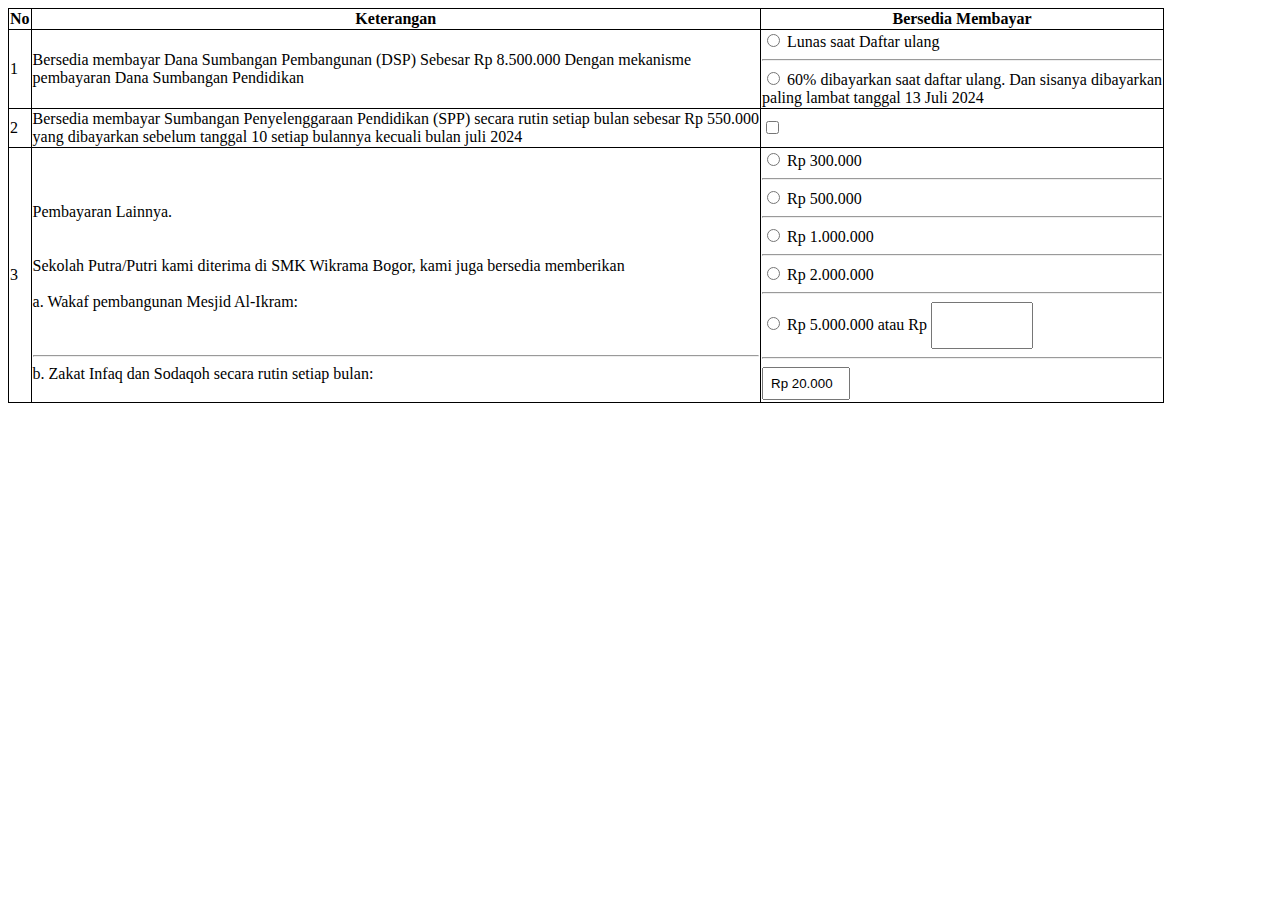
<file: index.html>
<!DOCTYPE html>
<html lang="en">
<head>
    <meta charset="UTF-8">
    <meta name="viewport" content="width=device-width, initial-scale=1.0">
    <link rel="stylesheet" href="style1.css">
    <title>Tabel</title>
</head>
<body>
    <table border="1">
        <tr>
            <th>No</th>
            <th>Keterangan</th>
            <th>Bersedia Membayar</th>
        </tr>
        <tr>
            <td>1</td>
            <td>Bersedia membayar Dana Sumbangan Pembangunan (DSP) Sebesar Rp 8.500.000 Dengan mekanisme
                <br>pembayaran Dana Sumbangan Pendidikan </td>
            <td><input type="radio" id="vehicle1" name="vehicle1" value="lunas">
                <label for="vehicle1">Lunas saat Daftar ulang</label><hr>
                <input type="radio" id="vehicle1" name="vehicle1" value="lunas">
                <label for="vehicle1">60% dibayarkan saat daftar ulang. Dan sisanya dibayarkan
                    <br>paling lambat tanggal 13 Juli 2024</label></td>
        </tr>
        <tr>
            <td>2</td>
            <td>Bersedia membayar Sumbangan Penyelenggaraan Pendidikan (SPP) secara rutin setiap bulan sebesar Rp 550.000<br>
            yang dibayarkan sebelum tanggal 10 setiap bulannya kecuali bulan juli 2024</td>
            <td><input type="checkbox" id="vehicle1" name="vehicle1" value="lunas"></td>
        </tr>
        <tr>
            <td>3</td>
            <td><br><br><br>Pembayaran Lainnya.<br><br><br>Sekolah Putra/Putri kami diterima di SMK Wikrama Bogor, kami juga bersedia memberikan<br><br>
                a. Wakaf pembangunan Mesjid Al-Ikram:<br><br><br><hr>b. Zakat Infaq dan Sodaqoh secara rutin setiap bulan: <br><br>
            </td>
            <td><input type="radio" id="list1" name="list1" value="list">
                <label for="list1">Rp 300.000</label><hr>
                <input type="radio" id="list1" name="list1" value="list">
                <label for="list1">Rp 500.000</label><hr>
                <input type="radio" id="list1" name="list1" value="list">
                <label for="list1">Rp 1.000.000</label><hr>
                <input type="radio" id="list1" name="list1" value="list">
                <label for="list1">Rp 2.000.000</label><hr>
                <input type="radio" id="list1" name="list1" value="list">
                <label for="list1">Rp 5.000.000 atau Rp <input type="text" id="inp"></label><hr>
                <input type="text" id="list6" name="list6" value="Rp 20.000">
            </td>
        </tr>
        </table>
</body>
</html>
</file>
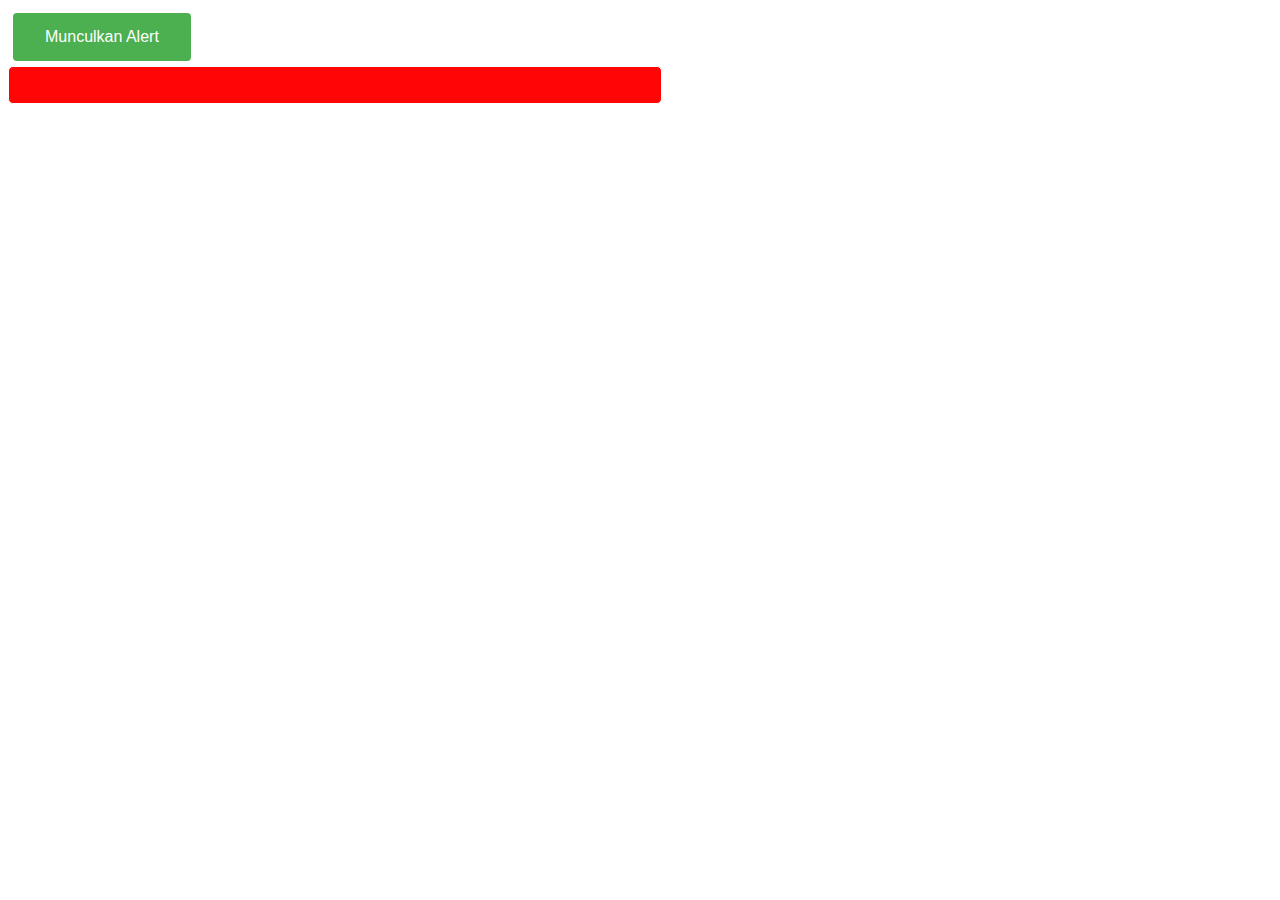
<file: alert.html>
<!DOCTYPE html>
<html lang="en">
<head>
    <meta charset="UTF-8">
    <meta name="viewport" content="width=device-width, initial-scale=1.0">
    <title>Hitung Mundur Modal</title>
    <style>
        body {
            font-family: Arial, sans-serif;
        }

        button {
            background-color: #4CAF50; 
            border: none;
            color: white;
            padding: 15px 32px;
            text-align: center;
            text-decoration: none;
            display: inline-block;
            font-size: 16px;
            margin: 5px;
            cursor: pointer;
            border-radius: 4px;
        }

        button:hover {
            background-color: #45a049;
        }

        .modal-content {
            background-color:#ff0505;
            padding: 10px;
            border: 1px solid #ffffff;
            width: 50%;
            margin: 5x;
            color: white;
            border-radius: 5px;
        }
    </style>

</head>
<body>

<button onclick="showCountdown()">Munculkan Alert</button>

<div id="myModal" class="modal">
    <div class="modal-content">
        <p id="countdownText"></p>
    </div>
</div>

<script>
    function showCountdown() {
        const modal = document.getElementById("myModal");
        const countdownText = document.getElementById("countdownText");
        let count = 5;

        modal.style.display = "block";
        countdownText.innerText =`Danger! Alert akan tertutup dalam ${count}`;

        const countdownInterval = setInterval(() => {
            count--;
            if (count > 0) {
                countdownText.innerText = count;
            } else {
                clearInterval(countdownInterval);
                modal.style.display = "none";
            }
        }, 1000);
    }

</script>
</body>
</html>
</file>
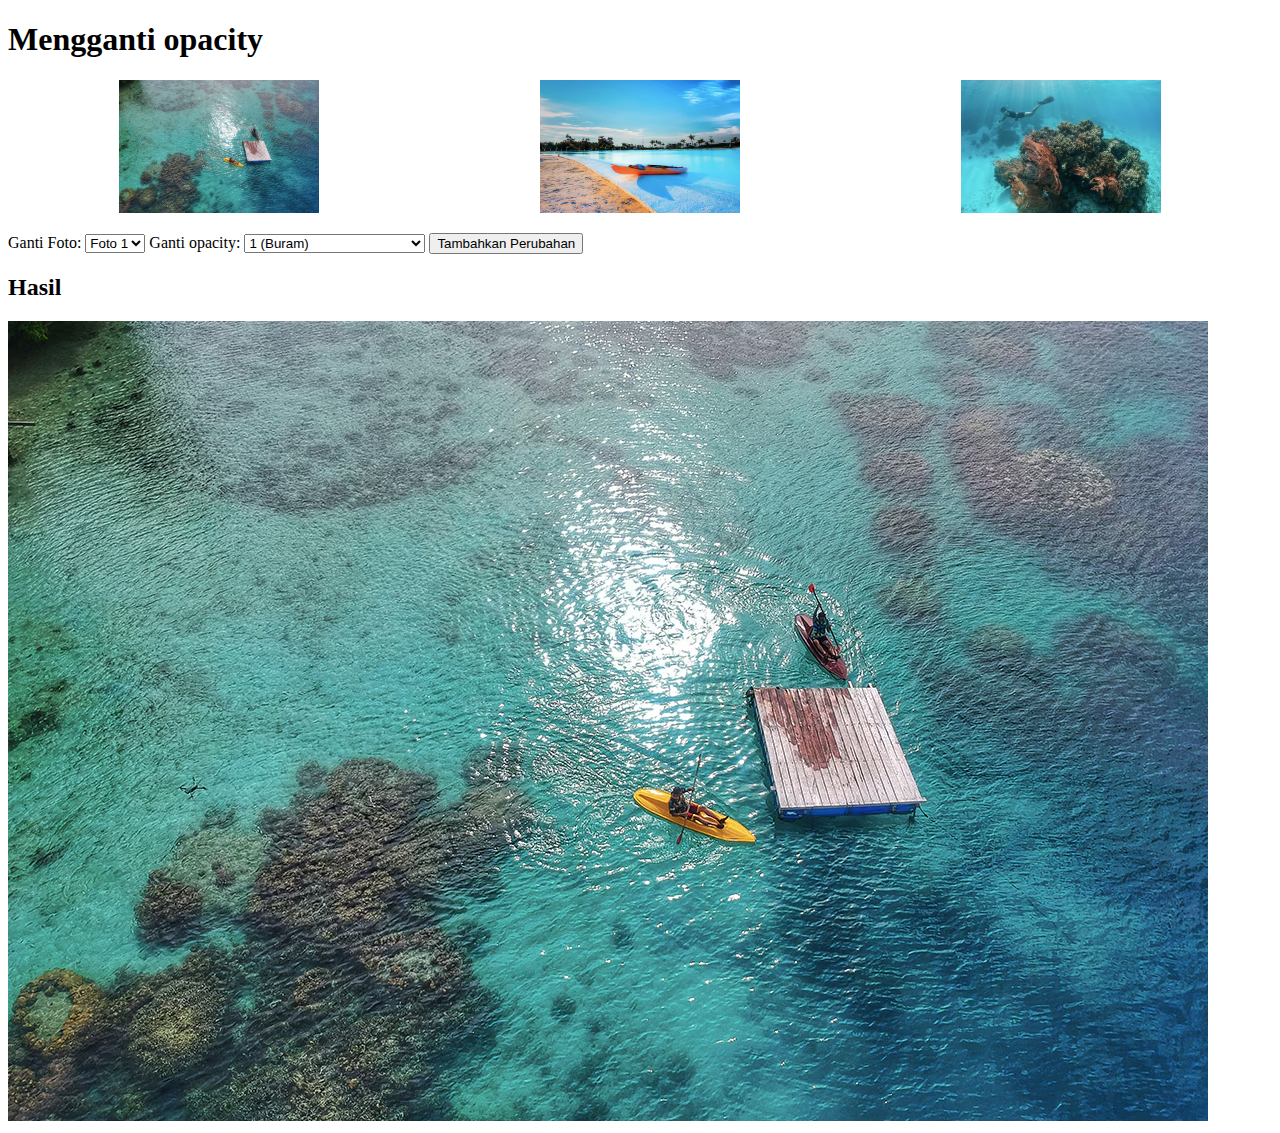
<file: gabung.html>
<!DOCTYPE html>
<html lang="en">
<head>
    <meta charset="UTF-8">
    <meta name="viewport" content="width=device-width, initial-scale=1.0">
    <title>Image Opacity Changer</title>
    <style>
        .image-container {
            display: flex;
            justify-content: space-around;
            margin-bottom: 20px;
        }
        .image-container img {
            max-width: 200px;
        }
    </style>
</head>
<body>
    <h1>Mengganti opacity</h1>

    
    <div class="image-container">
        <img src="img/Kepulauan Seribu.avif" alt="Image 1" id="image1">
        <img src="img/Pulau Bintan.avif" alt="Image 2" id="image2">
        <img src="img/Raja ampat.avif" alt="Image 3" id="image3">
    </div>
    
    <label for="imageSelect">Ganti Foto:</label>
    <select id="imageSelect">
        <option value="img/Kepulauan Seribu.avif">Foto 1</option>
        <option value="img/Pulau Bintan.avif">Foto 2</option>
        <option value="img/Raja ampat.avif">Foto 3</option>
    </select>
    
    <label for="opacitySelect">Ganti opacity:</label>
    <select id="opacitySelect">
        <option value="1">1 (Buram)</option>
        <option value="0.5">0.5 (Semi transparent)</option>
        <option value="0.2">0.2 (Sebagian transparent)</option>
    </select>
    
    <button onclick="updateImage()">Tambahkan Perubahan</button>
    
    <h2>Hasil</h2>
    <div id="resultContainer">
        <img id="resultImage" src="img/Kepulauan Seribu.avif" style="opacity: 1;">
    </div>
    
    <script>
        function updateImage() {
            const imageSelect = document.getElementById('imageSelect');
            const opacitySelect = document.getElementById('opacitySelect');
            const resultImage = document.getElementById('resultImage');
            
            const selectedImage = imageSelect.value;
            const selectedOpacity = opacitySelect.value;
            
            resultImage.src = selectedImage;
            resultImage.style.opacity = selectedOpacity;

            setTimeout(() => {
                resultImage.style.opacity = 1;
            }, 5000);
        }
    </script>
</body>
</html>
</file>
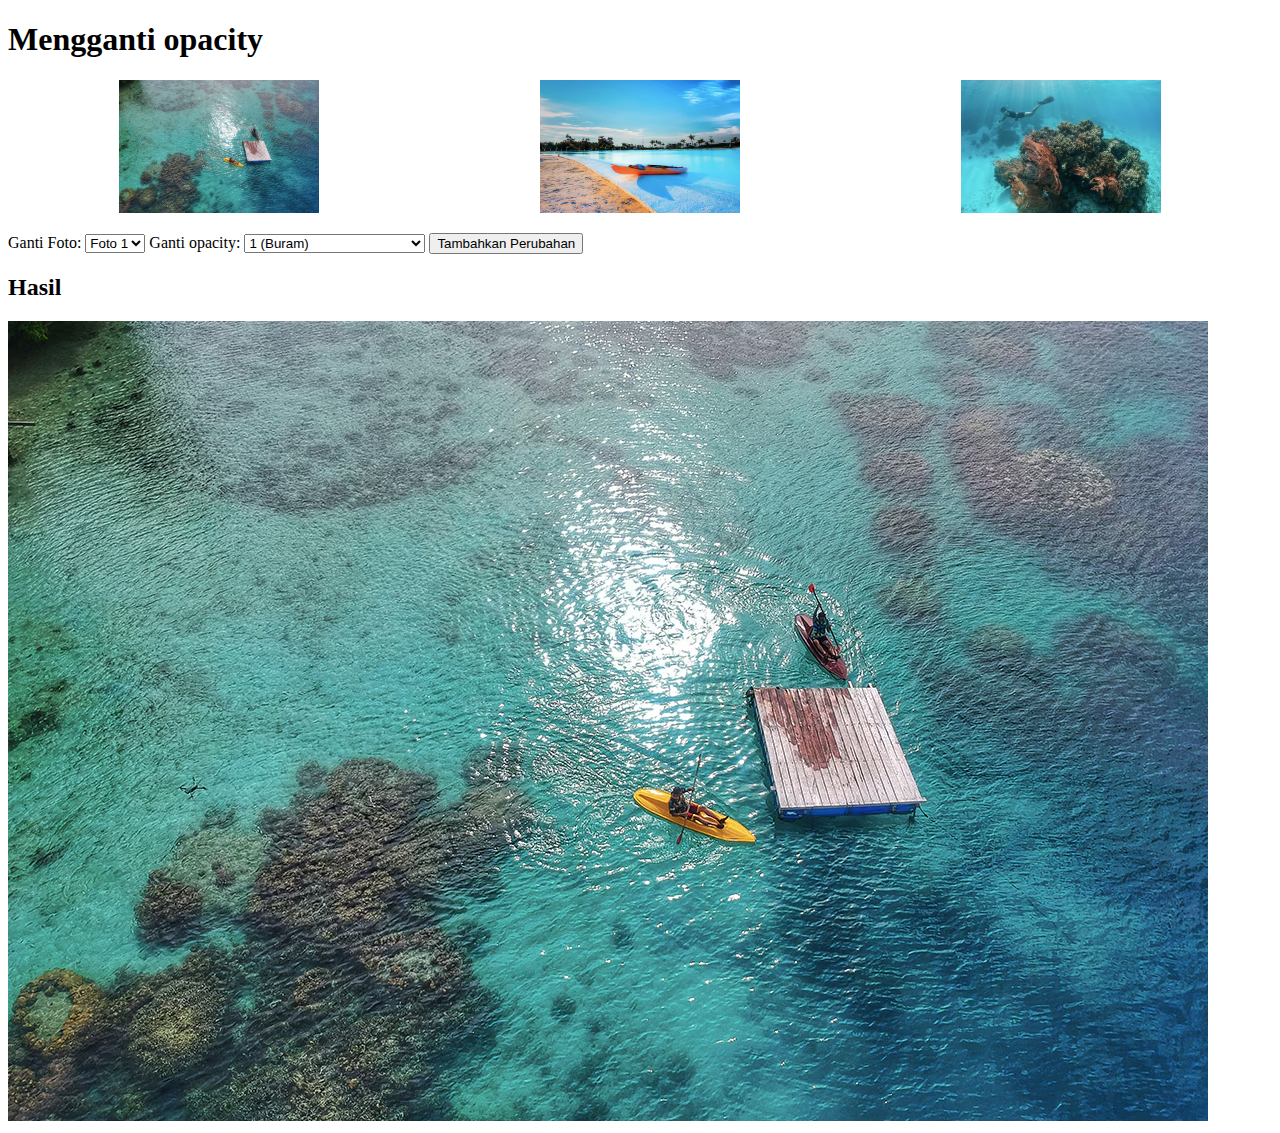
<file: inputOpacity.html>
<!DOCTYPE html>
<html lang="en">
<head>
    <meta charset="UTF-8">
    <meta name="viewport" content="width=device-width, initial-scale=1.0">
    <title>Image Opacity Changer</title>
    <style>
        .image-container {
            display: flex;
            justify-content: space-around;
            margin-bottom: 20px;
        }
        .image-container img {
            max-width: 200px;
        }
    </style>
</head>
<body>
    <h1>Mengganti opacity</h1>
    
    <div class="image-container">
        <img src="img/Kepulauan Seribu.avif" alt="Image 1" id="image1">
        <img src="img/Pulau Bintan.avif" alt="Image 2" id="image2">
        <img src="img/Raja ampat.avif" alt="Image 3" id="image3">
    </div>
    
    <label for="imageSelect">Ganti Foto:</label>
    <select id="imageSelect">
        <option value="img/Kepulauan Seribu.avif">Foto 1</option>
        <option value="img/Pulau Bintan.avif">Foto 2</option>
        <option value="img/Raja ampat.avif">Foto 3</option>
    </select>
    
    <label for="opacitySelect">Ganti opacity:</label>
    <select id="opacitySelect">
        <option value="1">1 (Buram)</option>
        <option value="0.5">0.5 (Semi transparent)</option>
        <option value="0.2">0.2 (Sebagian transparent)</option>
    </select>
    
    <button onclick="updateImage()">Tambahkan Perubahan</button>
    
    <h2>Hasil</h2>
    <div id="resultContainer">
        <img id="resultImage" src="img/Kepulauan Seribu.avif" style="opacity: 1;">
    </div>
    
    <script>
        function updateImage() {
            const imageSelect = document.getElementById('imageSelect');
            const opacitySelect = document.getElementById('opacitySelect');
            const resultImage = document.getElementById('resultImage');
            
            const selectedImage = imageSelect.value;
            const selectedOpacity = opacitySelect.value;
            
            resultImage.src = selectedImage;
            resultImage.style.opacity = selectedOpacity;
        }
    </script>
</body>
</html>
</file>
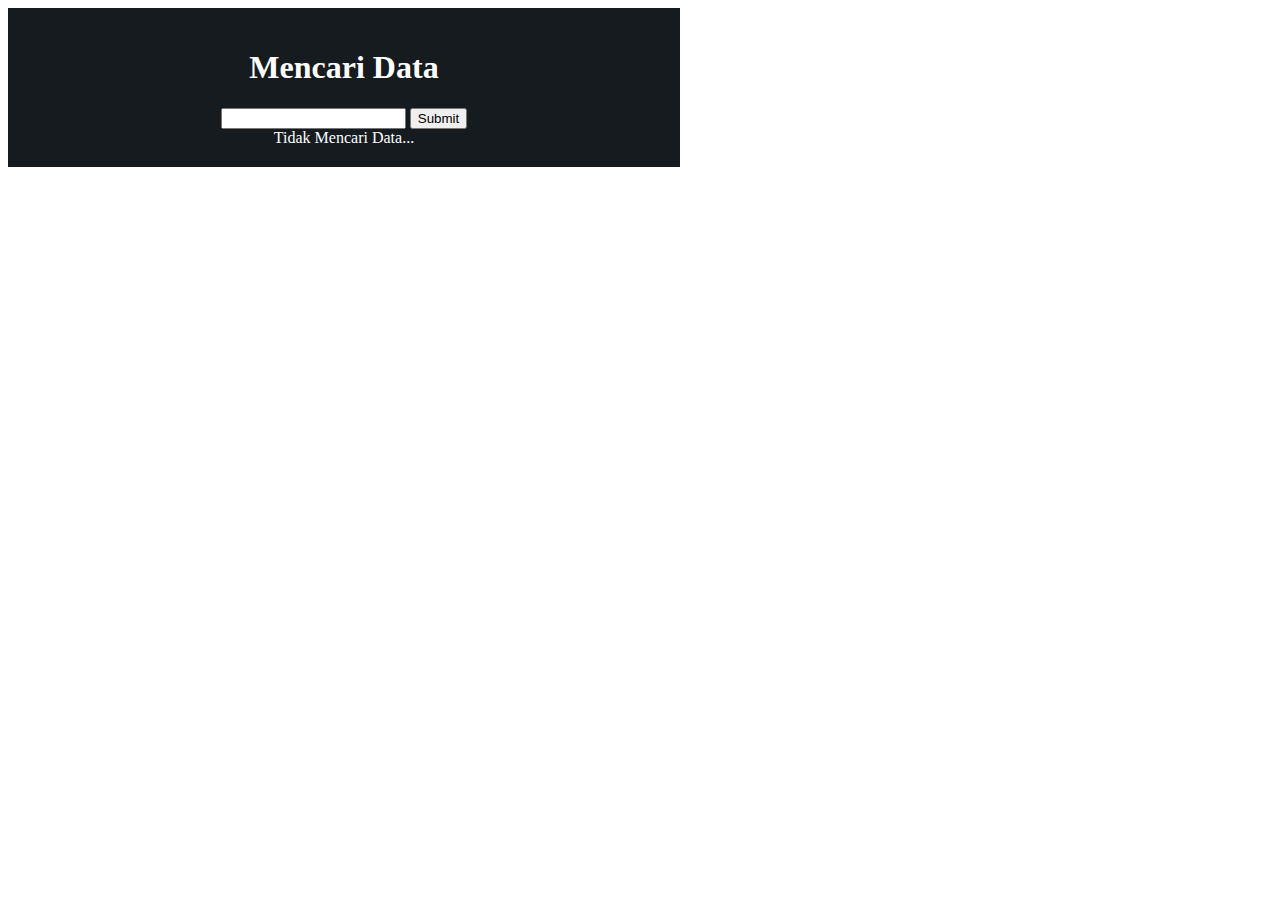
<file: inputSearch.html>
<!DOCTYPE html>
<html lang="en">
<head>
    <meta charset="UTF-8">
    <meta name="viewport" content="width=device-width, initial-scale=1.0">
    <title>Input Search</title>
    <style>
        .data {
            background-color: rgb(22, 27, 31);
            color: white;
            width: 50%;
            text-align: center;
            padding: 20px;
        }
    </style>
</head>
<body>
    <div class="data">
    <h1>Mencari Data</h1>
    
    <form id="searchForm">
        <input type="text" id="searchInput">
        <button type="submit">Submit</button>
    </form>
    
    <div id="resultContainer" class="output">Tidak Mencari Data...
    </div> 

    </div>
    
    <script>
        document.getElementById('searchForm').addEventListener('submit', function(event) {
    event.preventDefault(); 
    
    var searchValue = document.getElementById('searchInput').value;
    var resultDiv = document.getElementById('resultContainer');
    
    if (searchValue) {
        resultDiv.textContent = `Mencari data ${searchValue}...`;
    } else {
        resultDiv.textContent = 'Tidak Mencari Data...';
    }
        });
    </script>
</body>
</html>
</file>
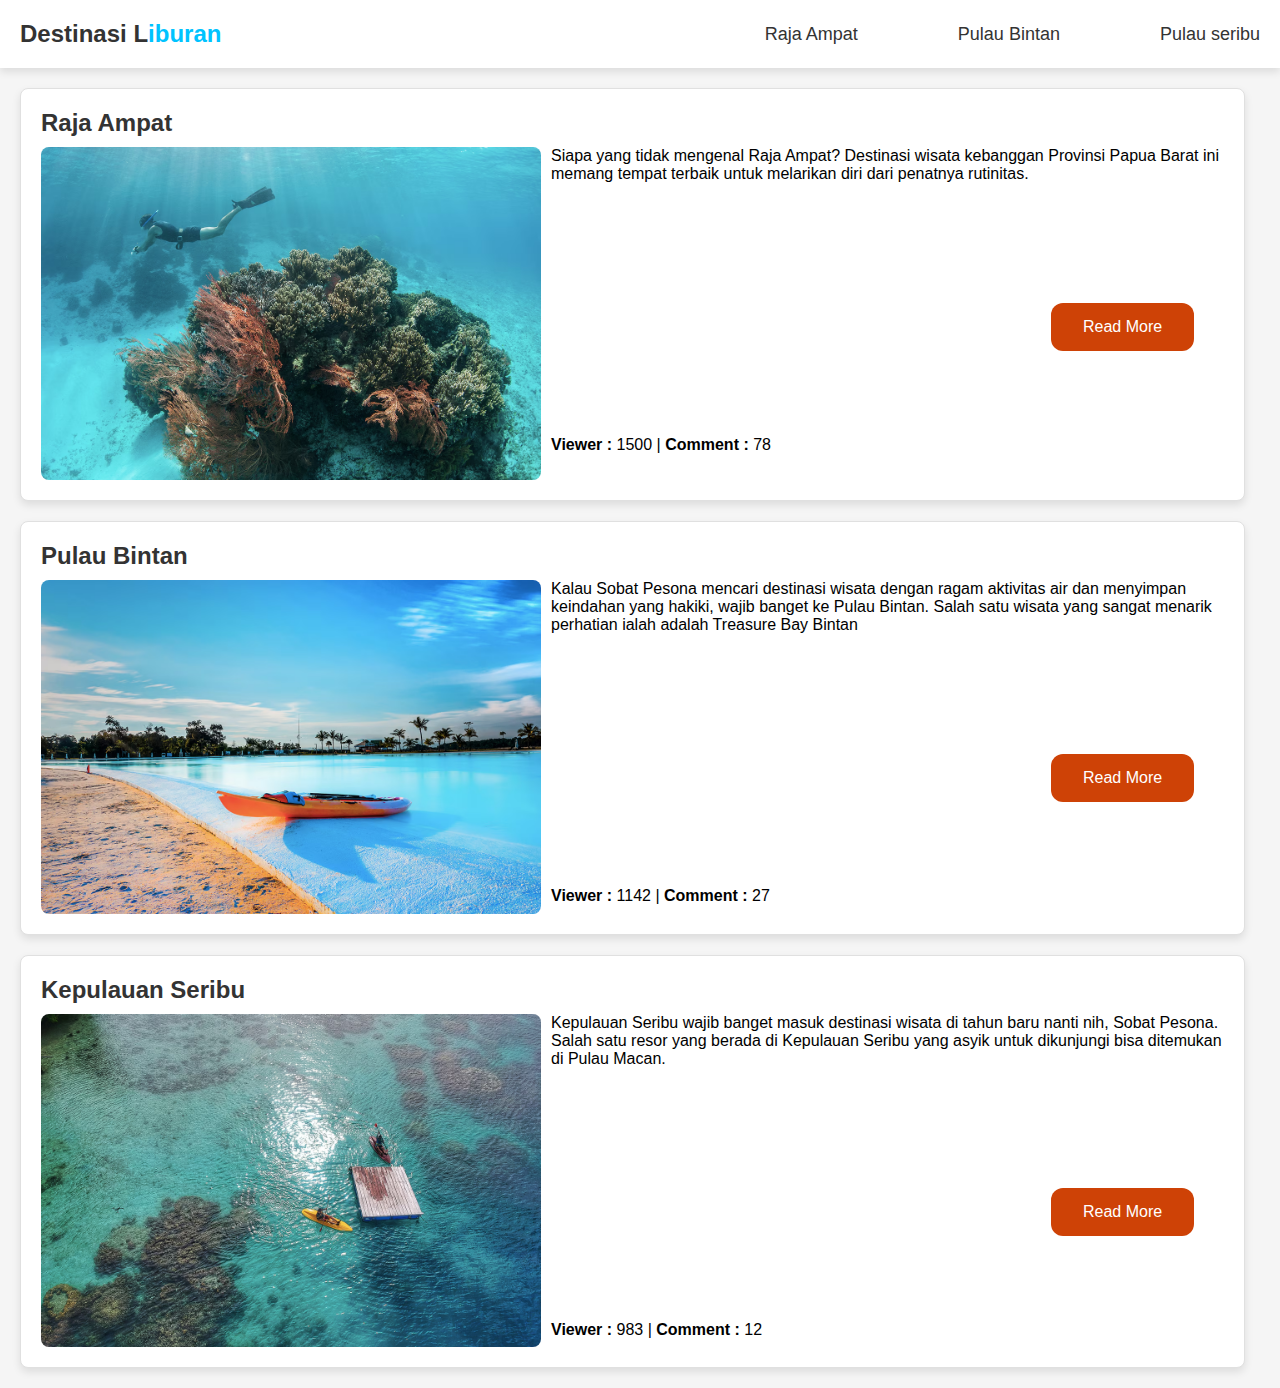
<file: landingPage.html>
<!DOCTYPE html>
<html lang="en">
<head>
    <meta charset="UTF-8">
    <meta name="viewport" content="width=device-width, initial-scale=1.0">
    <link rel="stylesheet" href="landingPage.css">
    <title>Landing Page</title>
</head>
<body>
    <header class="nav-container">
        <div class="logo">
        Destinasi L<span style="color: rgb(0, 195, 255);">iburan</span>
        </div>
        <nav class="nav-list">
            <ul>
                <li><a href="#rajaAmpat">Raja Ampat</a></li>
                <li><a href="#pulauBintan">Pulau Bintan</a></li>
                <li><a href="#pulauSeribu">Pulau seribu</a></li>
            </ul>
        </nav>
    </header>
    <section id="rajaAmpat" class="Destinasi">
        <h2>Raja Ampat</h2>
        <img src="img/Raja ampat.avif" alt="Raja Ampat">
        <p>Siapa yang tidak mengenal Raja Ampat? Destinasi wisata kebanggan Provinsi Papua Barat ini memang tempat terbaik untuk melarikan diri dari penatnya rutinitas.</p>
        <a href="https://id.wikipedia.org/wiki/Kepulauan_Raja_Ampat" class="button">Read More</a>
        <p class="marGin"><strong>Viewer :</strong> 1500 | <strong>Comment : </strong>78</p>
    </section>
    <section id="pulauBintan" class="Destinasi">
        <h2>Pulau Bintan</h2>
        <img src="img/Pulau Bintan.avif" alt="Pulau Bintan">
        <p>Kalau Sobat Pesona mencari destinasi wisata dengan ragam aktivitas air dan menyimpan keindahan yang hakiki, wajib banget ke Pulau Bintan. Salah satu wisata yang sangat menarik perhatian ialah adalah Treasure Bay Bintan</p>
        <a href="https://id.wikipedia.org/wiki/Pulau_Bintan#:~:text=Lihat%20pula%20Kabupaten%20Bintan.&text=Bintan%20adalah%20pulau%20terbesar%20di,Singapura%20dan%20Johor%20Bahru%2C%20Malaysia." class="button">Read More</a>
        <p class="marGin"><strong>Viewer :</strong> 1142 | <strong>Comment : </strong>27</p>
    </section>
     <section id="pulauSeribu" class="Destinasi">
        <h2>Kepulauan Seribu</h2>
        <img src="img/Kepulauan Seribu.avif" alt="Pulau Seribu">
        <p>Kepulauan Seribu wajib banget masuk destinasi wisata di tahun baru nanti nih, Sobat Pesona. Salah satu resor yang berada di Kepulauan Seribu yang asyik untuk dikunjungi bisa ditemukan di Pulau Macan.</p>
        <a href="https://id.wikipedia.org/wiki/Kepulauan_Seribu" class="button">Read More</a>
        <p class="marGin"><strong>Viewer :</strong> 983 | <strong>Comment : </strong>12</p>
        
    </section>
    
</body>
</html>
</file>
<file: style1.css>
table, th , td {
    border: 1px solid black;
    border-collapse: collapse;
}

#inp {
    width: 70px;
    padding: 14px;
}

#list6 {
    width: 70px;
    padding: 7px;
}
</file>
<file: landingPage.css>
/* Reset margin and padding */
* {
    margin: 0;
    padding: 0;
    box-sizing: border-box;
}

body {
    font-family: Arial, sans-serif;
    background-color: #f5f5f5;
}

.nav-container {
    display: flex;
    justify-content: space-between;
    align-items: center;
    padding: 20px;
    background-color: #fff;
    box-shadow: 0 4px 8px rgba(0, 0, 0, 0.1);
}

.logo {
    font-size: 24px;
    font-weight: bold;
    color: #333;
}

.nav-list ul {
    display: flex;
    list-style: none;
}

.nav-list ul li {
    margin-left: 100px;
}

.nav-list ul li a {
    text-decoration: none;
    color: #333;
    font-size: 18px;
}

.nav-list ul li a:hover {
    color: rgb(0, 195, 255);
}

.Destinasi {
    border: 1px solid #e0e0e0;
    border-radius: 8px;
    box-shadow: 0 4px 8px rgba(0, 0, 0, 0.1);
    margin: 20px;
    padding: 20px;
    width: 1225px;
    background-color: #fff;
    transition: transform 0.2s ease-in-out;
    overflow: auto;
}

.Destinasi img {
    width: 500px;
    height: auto;
    border-radius: 8px;
    float: left;
    margin-right: 10px;
}

.Destinasi h2 {
    font-size: 24px;
    margin-bottom: 10px;
    color: #333;
}

.button {
    background-color: #ce4206; 
    border: none; 
    color: white; 
    padding: 15px 32px; 
    text-align: center;
    text-decoration: none; 
    display: inline-block; 
    font-size: 16px; 
    margin-top: 120px;
    margin-left: 500px;
    cursor: pointer; 
    border-radius: 12px; 
    transition-duration: 0.4s; 
}

.button:hover {
    background-color: white;
    color: black;
    border: 2px solid #d72f00; 
}

.marGin {
    margin-top: 85px;
}
</file>
